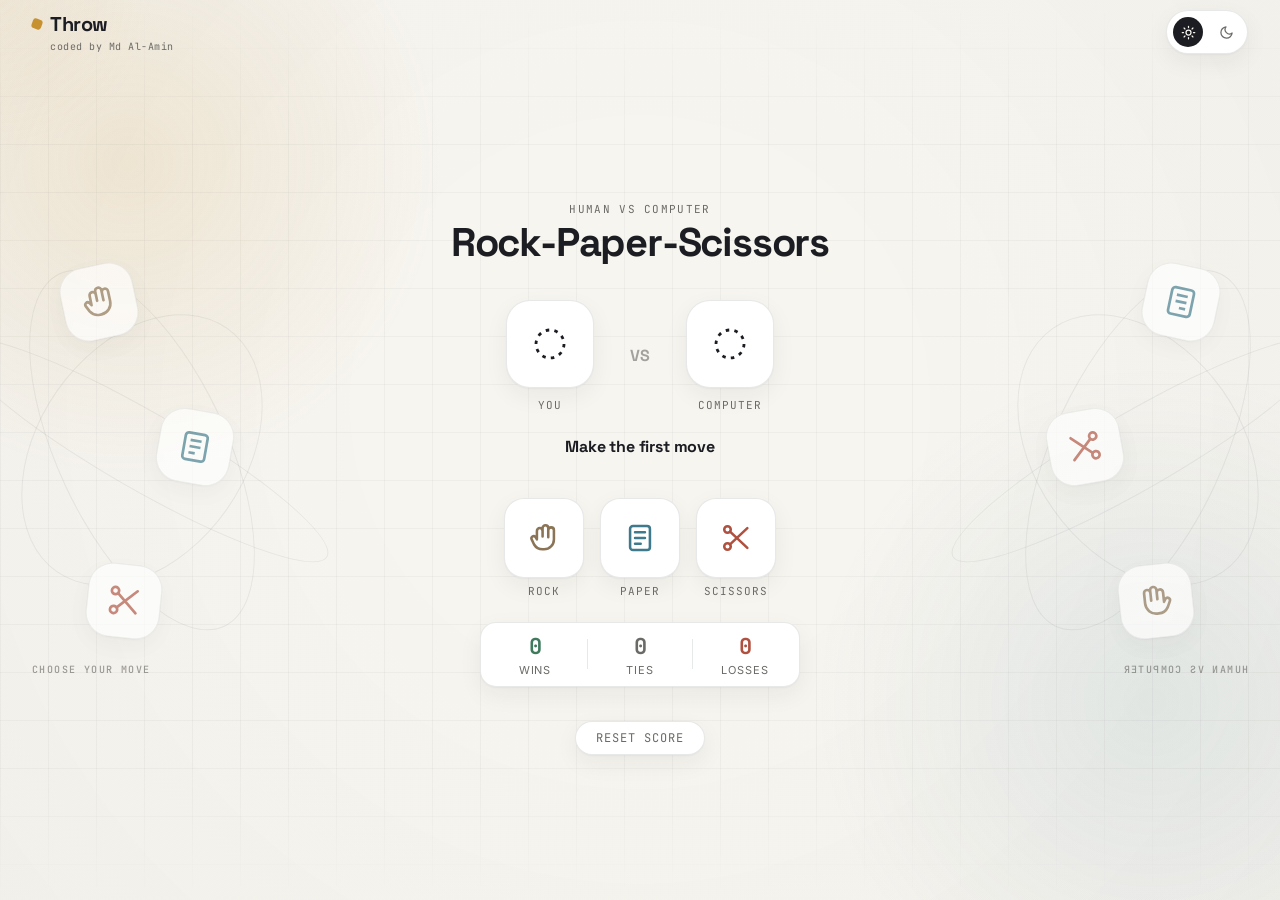
<file: Rock-Paper-Scissors/index.html>
<!DOCTYPE html>
<html lang="en" data-theme="light">
<head>
<meta charset="UTF-8">
<meta name="viewport" content="width=device-width, initial-scale=1.0">
<title>Rock-Paper-Scissors</title>
<link rel="stylesheet" href="style.css" />
</head>

<body>
<div class="mouse-glow" id="mouse-glow"></div>

<div class="side-art left" aria-hidden="true">
  <div class="orbit"></div>
  <div class="orb one">
    <svg viewBox="0 0 24 24" fill="none" stroke="var(--rock)" stroke-width="1.7" stroke-linecap="round" stroke-linejoin="round">
      <path d="M7 12.5V7a2 2 0 1 1 4 0v4M11 11V5a2 2 0 1 1 4 0v6M15 11.5V6.5a2 2 0 1 1 4 0V13a7 7 0 0 1-7 7h-1a7 7 0 0 1-6-3.4L3.3 13a1.6 1.6 0 0 1 2.6-1.8L7 13"/>
    </svg>
  </div>
  <div class="orb two">
    <svg viewBox="0 0 24 24" fill="none" stroke="var(--paper)" stroke-width="1.7">
      <rect x="5" y="3.5" width="14" height="17" rx="2"/>
      <path d="M8.5 8h7M8.5 12h7M8.5 16h4"/>
    </svg>
  </div>
  <div class="orb three">
    <svg viewBox="0 0 24 24" fill="none" stroke="var(--scissors)" stroke-width="1.7" stroke-linecap="round">
      <circle cx="6" cy="6" r="2.3"/><circle cx="6" cy="18" r="2.3"/>
      <path d="M7.8 7.5 20 19M7.8 16.5 20 5"/>
    </svg>
  </div>
  <div class="side-caption">choose your move</div>
</div>

<div class="side-art right" aria-hidden="true">
  <div class="orbit"></div>
  <div class="orb one">
    <svg viewBox="0 0 24 24" fill="none" stroke="var(--paper)" stroke-width="1.7">
      <rect x="5" y="3.5" width="14" height="17" rx="2"/>
      <path d="M8.5 8h7M8.5 12h7M8.5 16h4"/>
    </svg>
  </div>
  <div class="orb two">
    <svg viewBox="0 0 24 24" fill="none" stroke="var(--scissors)" stroke-width="1.7" stroke-linecap="round">
      <circle cx="6" cy="6" r="2.3"/><circle cx="6" cy="18" r="2.3"/>
      <path d="M7.8 7.5 20 19M7.8 16.5 20 5"/>
    </svg>
  </div>
  <div class="orb three">
    <svg viewBox="0 0 24 24" fill="none" stroke="var(--rock)" stroke-width="1.7" stroke-linecap="round" stroke-linejoin="round">
      <path d="M7 12.5V7a2 2 0 1 1 4 0v4M11 11V5a2 2 0 1 1 4 0v6M15 11.5V6.5a2 2 0 1 1 4 0V13a7 7 0 0 1-7 7h-1a7 7 0 0 1-6-3.4L3.3 13a1.6 1.6 0 0 1 2.6-1.8L7 13"/>
    </svg>
  </div>
  <div class="side-caption">human vs computer</div>
</div>

<div class="topbar">
  <div class="brand-wrap">
    <div class="brand"><span class="mark"></span>Throw</div>
    <a href="https://github.com/itismdalamin" target="_blank" rel="noopener" class="credit">coded by Md Al-Amin</a>
  </div>
  <div class="theme-toggle" role="group" aria-label="Theme switch">
    <button id="btn-light" class="active" aria-label="Light theme">
      <svg viewBox="0 0 24 24" fill="none" stroke="currentColor" stroke-width="2" stroke-linecap="round"><circle cx="12" cy="12" r="4"/><path d="M12 2v2M12 20v2M4.9 4.9l1.4 1.4M17.7 17.7l1.4 1.4M2 12h2M20 12h2M4.9 19.1l1.4-1.4M17.7 6.3l1.4-1.4"/></svg>
    </button>
    <button id="btn-dark" aria-label="Dark theme">
      <svg viewBox="0 0 24 24" fill="none" stroke="currentColor" stroke-width="2" stroke-linecap="round" stroke-linejoin="round"><path d="M21 12.8A9 9 0 1 1 11.2 3a7 7 0 0 0 9.8 9.8z"/></svg>
    </button>
  </div>
</div>

<main>
  <div class="title-block">
    <div class="eyebrow">Human vs Computer</div>
    <h1>Rock-Paper-Scissors</h1>
  </div>

  <div class="arena">
    <div class="duel" id="duel">
      <div class="duel-side">
        <div class="duel-icon-wrap" id="you-icon">
          <svg viewBox="0 0 24 24" fill="none" stroke="currentColor" stroke-width="1.6"><circle cx="12" cy="12" r="8" stroke-dasharray="2 3"/></svg>
        </div>
        <div class="duel-tag">You</div>
      </div>
      <div class="vs">VS</div>
      <div class="duel-side">
        <div class="duel-icon-wrap" id="cpu-icon">
          <svg viewBox="0 0 24 24" fill="none" stroke="currentColor" stroke-width="1.6"><circle cx="12" cy="12" r="8" stroke-dasharray="2 3"/></svg>
        </div>
        <div class="duel-tag">Computer</div>
      </div>
    </div>
  </div>

  <div class="result-banner" id="result-banner">Make the first move</div>

  <div class="choices">
    <div class="choice-item">
      <button class="choice-btn" data-choice="rock" aria-label="Play rock">
        <svg viewBox="0 0 24 24" fill="none" stroke="var(--rock)" stroke-width="1.8" stroke-linecap="round" stroke-linejoin="round">
          <path d="M7 12.5V7a2 2 0 1 1 4 0v4M11 11V5a2 2 0 1 1 4 0v6M15 11.5V6.5a2 2 0 1 1 4 0V13a7 7 0 0 1-7 7h-1a7 7 0 0 1-6-3.4L3.3 13a1.6 1.6 0 0 1 2.6-1.8L7 13"/>
        </svg>
      </button>
      <span class="choice-label">Rock</span>
    </div>
    <div class="choice-item">
      <button class="choice-btn" data-choice="paper" aria-label="Play paper">
        <svg viewBox="0 0 24 24" fill="none" stroke="var(--paper)" stroke-width="1.8" stroke-linecap="round" stroke-linejoin="round">
          <rect x="5" y="3.5" width="14" height="17" rx="2"/>
          <path d="M8.5 8h7M8.5 12h7M8.5 16h4"/>
        </svg>
      </button>
      <span class="choice-label">Paper</span>
    </div>
    <div class="choice-item">
      <button class="choice-btn" data-choice="scissors" aria-label="Play scissors">
        <svg viewBox="0 0 24 24" fill="none" stroke="var(--scissors)" stroke-width="1.8" stroke-linecap="round" stroke-linejoin="round">
          <circle cx="6" cy="6" r="2.3"/><circle cx="6" cy="18" r="2.3"/>
          <path d="M7.8 7.5 20 19M7.8 16.5 20 5"/>
        </svg>
      </button>
      <span class="choice-label">Scissors</span>
    </div>
  </div>

  <div class="scoreboard">
    <div class="score-item" id="score-win">
      <div class="score-num">0</div>
      <div class="score-label">Wins</div>
    </div>
    <div class="score-divider"></div>
    <div class="score-item">
      <div class="score-num" id="tie-num" style="color:var(--tie)">0</div>
      <div class="score-label">Ties</div>
    </div>
    <div class="score-divider"></div>
    <div class="score-item" id="score-lose">
      <div class="score-num">0</div>
      <div class="score-label">Losses</div>
    </div>
  </div>

  <div class="footer-row">
    <button class="reset-btn" id="reset-btn">Reset score</button>
  </div>
</main>

<script src="script.js"></script>

</body>
</html>
</file>
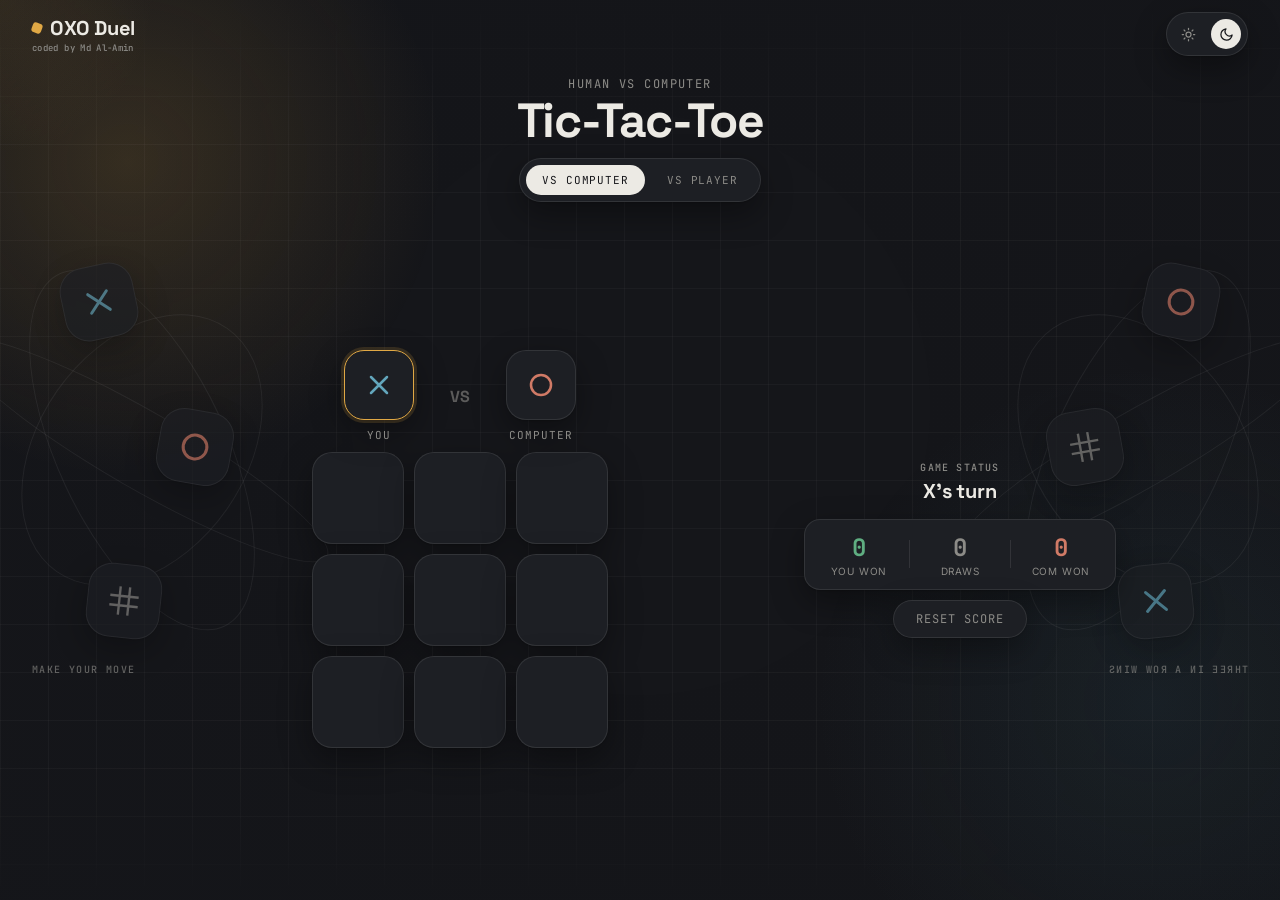
<file: TicTacToe/index.html>
<!DOCTYPE html>
<html lang="en" data-theme="dark">
<head>
<meta charset="UTF-8">
<meta name="viewport" content="width=device-width, initial-scale=1.0">
<title>Tic Tac Toe</title>
<link rel="stylesheet" href="style.css" />
</head>

<body>

<div class="mouse-glow" id="mouse-glow"></div>

<div class="side-art left" aria-hidden="true">
  <div class="orbit"></div>
  <div class="orb one">
    <svg viewBox="0 0 24 24" fill="none" stroke="var(--x)" stroke-width="1.9" stroke-linecap="round"><path d="M6 6l12 12M18 6L6 18"/></svg>
  </div>
  <div class="orb two">
    <svg viewBox="0 0 24 24" fill="none" stroke="var(--o)" stroke-width="1.9"><circle cx="12" cy="12" r="7.5"/></svg>
  </div>
  <div class="orb three">
    <svg viewBox="0 0 24 24" fill="none" stroke="var(--ink-soft)" stroke-width="1.5"><path d="M9 3v18M15 3v18M3 9h18M3 15h18"/></svg>
  </div>
  <div class="side-caption">make your move</div>
</div>

<div class="side-art right" aria-hidden="true">
  <div class="orbit"></div>
  <div class="orb one">
    <svg viewBox="0 0 24 24" fill="none" stroke="var(--o)" stroke-width="1.9"><circle cx="12" cy="12" r="7.5"/></svg>
  </div>
  <div class="orb two">
    <svg viewBox="0 0 24 24" fill="none" stroke="var(--ink-soft)" stroke-width="1.5"><path d="M9 3v18M15 3v18M3 9h18M3 15h18"/></svg>
  </div>
  <div class="orb three">
    <svg viewBox="0 0 24 24" fill="none" stroke="var(--x)" stroke-width="1.9" stroke-linecap="round"><path d="M6 6l12 12M18 6L6 18"/></svg>
  </div>
  <div class="side-caption">three in a row wins</div>
</div>

<div class="topbar">
  <div class="brand-wrap"><div class="brand"><span class="mark"></span>OXO Duel</div><a class="credit" href="https://github.com/itismdalamin" target="_blank" rel="noopener">coded by Md Al-Amin</a></div>
  <div class="theme-toggle" role="group" aria-label="Theme switch">
    <button id="btn-light" aria-label="Light theme">
      <svg viewBox="0 0 24 24" fill="none" stroke="currentColor" stroke-width="2" stroke-linecap="round"><circle cx="12" cy="12" r="4"/><path d="M12 2v2M12 20v2M4.9 4.9l1.4 1.4M17.7 17.7l1.4 1.4M2 12h2M20 12h2M4.9 19.1l1.4-1.4M17.7 6.3l1.4-1.4"/></svg>
    </button>
    <button id="btn-dark" class="active" aria-label="Dark theme">
      <svg viewBox="0 0 24 24" fill="none" stroke="currentColor" stroke-width="2" stroke-linecap="round" stroke-linejoin="round"><path d="M21 12.8A9 9 0 1 1 11.2 3a7 7 0 0 0 9.8 9.8z"/></svg>
    </button>
  </div>
</div>

<main>
  <div class="title-block">
    <div class="eyebrow" id="eyebrow">Human VS Computer</div>
    <h1>Tic-Tac-Toe</h1>
  </div>

  <div class="mode-toggle" role="group" aria-label="Game mode">
    <button id="btn-vs-computer" class="active" data-mode="computer">Vs Computer</button>
    <button id="btn-vs-player" data-mode="player">Vs Player</button>
  </div>

  <div class="game-layout">
    <section class="play-panel">
      <div class="arena">
        <div class="duel" id="duel">
          <div class="duel-side">
            <div class="duel-icon-wrap active" id="p1-icon">
              <svg viewBox="0 0 24 24" fill="none" stroke="var(--x)" stroke-width="1.9" stroke-linecap="round"><path d="M6 6l12 12M18 6L6 18"/></svg>
            </div>
            <div class="duel-tag" id="p1-tag">You</div>
          </div>
          <div class="vs">VS</div>
          <div class="duel-side">
            <div class="duel-icon-wrap" id="p2-icon">
              <svg viewBox="0 0 24 24" fill="none" stroke="var(--o)" stroke-width="1.9"><circle cx="12" cy="12" r="7.5"/></svg>
            </div>
            <div class="duel-tag" id="p2-tag">Computer</div>
          </div>
        </div>
      </div>

      <div class="result-banner" id="result-banner">X's turn</div>

      <div class="board" id="board">
        <button class="cell" data-cell="0" aria-label="Cell 1"></button>
        <button class="cell" data-cell="1" aria-label="Cell 2"></button>
        <button class="cell" data-cell="2" aria-label="Cell 3"></button>
        <button class="cell" data-cell="3" aria-label="Cell 4"></button>
        <button class="cell" data-cell="4" aria-label="Cell 5"></button>
        <button class="cell" data-cell="5" aria-label="Cell 6"></button>
        <button class="cell" data-cell="6" aria-label="Cell 7"></button>
        <button class="cell" data-cell="7" aria-label="Cell 8"></button>
        <button class="cell" data-cell="8" aria-label="Cell 9"></button>
      </div>
    </section>

    <aside class="side-panel">
      <div class="result-card">
        <div class="panel-label">Game status</div>
        <div class="result-banner" id="result-banner-mobile">X's turn</div>
      </div>
        
    <div class="scoreboard">
      <div class="score-item" id="score-x">
        <div class="score-num">0</div>
        <div class="score-label" id="label-x">You Won</div>
      </div>
      <div class="score-divider"></div>
      <div class="score-item">
        <div class="score-num" id="draw-num" style="color:var(--tie)">0</div>
        <div class="score-label">Draws</div>
      </div>
      <div class="score-divider"></div>
      <div class="score-item" id="score-o">
        <div class="score-num">0</div>
        <div class="score-label" id="label-o">COM Won</div>
      </div>
    </div>
    
      <button class="reset-btn" id="reset-btn">Reset score</button>
    </aside>
  </div>
</main>

<script src="script.js"></script>
</body>
</html>
</file>
<file: Rock-Paper-Scissors/style.css>
@import url('https://fonts.googleapis.com/css2?family=Space+Grotesk:wght@500;700&family=Inter:wght@400;500;600&family=JetBrains+Mono:wght@500;700&display=swap');

:root{
  --bg: #F7F5F0;
  --bg-elevated: #FFFFFF;
  --ink: #1B1D22;
  --ink-soft: #6B6A66;
  --line: rgba(27,29,34,0.10);
  --brass: #C8912F;
  --brass-soft: rgba(200,145,47,0.14);
  --rock: #8B7355;
  --paper: #3E7A8C;
  --scissors: #B0503F;
  --win: #3E7A5C;
  --lose: #B0503F;
  --tie: #6B6A66;
  --shadow: 0 1px 2px rgba(27,29,34,0.04), 0 8px 24px rgba(27,29,34,0.06);
}

html[data-theme="dark"]{
  --bg: #15161A;
  --bg-elevated: #1D1F24;
  --ink: #ECEAE4;
  --ink-soft: #8C8B87;
  --line: rgba(236,234,228,0.10);
  --brass: #E0A845;
  --brass-soft: rgba(224,168,69,0.16);
  --rock: #A08768;
  --paper: #63A6BC;
  --scissors: #D07A66;
  --win: #5FAE81;
  --lose: #D07A66;
  --tie: #8C8B87;
  --shadow: 0 1px 2px rgba(0,0,0,0.2), 0 12px 32px rgba(0,0,0,0.35);
}

*{ margin:0; padding:0; box-sizing:border-box; }

body{
  position:relative;
  isolation:isolate;
}

body::before{
  content:"";
  position:fixed;
  inset:0;
  z-index:-3;
  pointer-events:none;
  background:
    radial-gradient(circle at 10% 18%, var(--brass-soft), transparent 23%),
    radial-gradient(circle at 90% 78%, rgba(62,122,140,0.10), transparent 25%),
    radial-gradient(circle at 50% 45%, transparent 30%, rgba(27,29,34,0.025) 100%);
}

body::after{
  content:"";
  position:fixed;
  inset:0;
  z-index:-2;
  pointer-events:none;
  opacity:.35;
  background-image:
    linear-gradient(var(--line) 1px, transparent 1px),
    linear-gradient(90deg, var(--line) 1px, transparent 1px);
  background-size:48px 48px;
  mask-image:linear-gradient(to bottom, transparent, black 15%, black 85%, transparent);
}

.side-art{
  position:fixed;
  z-index:-1;
  top:50%;
  width:220px;
  height:460px;
  transform:translateY(-50%);
  pointer-events:none;
  opacity:.65;
}
.side-art.left{left:2.5vw;}
.side-art.right{right:2.5vw; transform:translateY(-50%) scaleX(-1);}

.side-art .orbit{
  position:absolute;
  inset:35px 25px;
  border:1px solid var(--line);
  border-radius:50%;
  transform:rotate(-25deg);
}
.side-art .orbit::before,
.side-art .orbit::after{
  content:"";
  position:absolute;
  border:1px solid var(--line);
  border-radius:50%;
}
.side-art .orbit::before{inset:45px -20px; transform:rotate(60deg);}
.side-art .orbit::after{inset:-20px 45px; transform:rotate(-35deg);}

.side-art .orb{
  position:absolute;
  width:74px;
  height:74px;
  border-radius:24px;
  border:1px solid var(--line);
  background:var(--bg-elevated);
  box-shadow:var(--shadow);
  display:grid;
  place-items:center;
}
.side-art .orb svg{width:38px;height:38px;}
.side-art .orb.one{top:45px;left:30px;transform:rotate(-12deg);}
.side-art .orb.two{top:190px;right:20px;transform:rotate(10deg);}
.side-art .orb.three{bottom:42px;left:55px;transform:rotate(6deg);}

.side-caption{
  position:absolute;
  bottom:4px;
  left:0;
  font:500 10px 'JetBrains Mono',monospace;
  letter-spacing:.14em;
  text-transform:uppercase;
  color:var(--ink-soft);
}

main{
  max-width:1000px;
  min-height:calc(100vh - 92px);
  padding:4px 24px 20px;
  justify-content:center;
}

.topbar{padding:20px 36px;}

h1{
  font-size:clamp(32px,4.6vw,52px);
  margin-top:4px;
}

.arena{
  margin-top:24px;
  max-width:560px;
  min-height:150px;
}

.duel-icon-wrap{
  width:104px;
  height:104px;
  border-radius:26px;
}

.result-banner{
  margin-top:12px;
  min-height:26px;
}

.scoreboard{
  margin-top:12px;
  padding:10px 22px;
}

.choices{
  margin-top:28px;
}

.footer-row{
  margin-top:22px;
}

.choice-btn{
  width:88px;
  height:88px;
}

.mouse-glow{
  position:fixed;
  z-index:-1;
  width:320px;
  height:320px;
  border-radius:50%;
  pointer-events:none;
  transform:translate(-50%,-50%);
  background:radial-gradient(circle, var(--brass-soft), transparent 68%);
  opacity:.55;
  transition:opacity .25s ease;
}

@media (max-width:1100px){
  .side-art{opacity:.28; transform:translateY(-50%) scale(.82);}
  .side-art.right{transform:translateY(-50%) scaleX(-1) scale(.82);}
}

@media (max-width:700px){
  .side-art{display:none;}
}

html, body{ height:100%; }

body{
  font-family:'Inter', sans-serif;
  background:var(--bg);
  color:var(--ink);
  height:100vh;
  height:100dvh;
  display:flex;
  flex-direction:column;
  transition: background 0.4s ease, color 0.4s ease;
  overflow:hidden;
}

.topbar{
  display:flex;
  justify-content:space-between;
  align-items:center;
  padding: 10px 32px;
  flex-shrink:0;
  }

.brand{
  font-family:'Space Grotesk', sans-serif;
  font-weight:700;
  font-size:20px;
  letter-spacing:-0.02em;
  display:flex;
  align-items:center;
  gap:8px;
}

.brand .mark{
  width:10px; height:10px;
  border-radius:3px;
  background:var(--brass);
  transform: rotate(20deg);
  display:inline-block;
}

.brand-wrap{
  display:flex;
  flex-direction:column;
  align-items:flex-start;
  gap:3px;
}

.credit{
  font-family:'JetBrains Mono', monospace;
  font-size:10px;
  letter-spacing:0.05em;
  color:var(--ink-soft);
  text-decoration:none;
  padding-left:18px;
  transition: color 0.2s ease;
}

.credit:hover{ color:var(--brass); text-decoration:underline; }
.theme-toggle{
  display:flex;
  align-items:center;
  gap:8px;
  background:var(--bg-elevated);
  border:1px solid var(--line);
  padding:6px;
  border-radius:999px;
  cursor:pointer;
  box-shadow: var(--shadow);
}

.theme-toggle button{
  all:unset;
  width:30px; height:30px;
  border-radius:999px;
  display:flex; align-items:center; justify-content:center;
  cursor:pointer;
  color:var(--ink-soft);
  transition: background 0.25s ease, color 0.25s ease;
}

.theme-toggle button.active{
  background:var(--ink);
  color:var(--bg);
}

.theme-toggle svg{ width:15px; height:15px; }

main{
  max-width: 860px;
  width:100%;
  margin: 0 auto;
  padding: 2px 24px 10px;
  display:flex;
  flex:1 1 auto;
  min-height:0;
  flex-direction:column;
  align-items:center;
  justify-content:center;
  text-align:center;
  overflow:hidden;
  gap:12px;
}

.title-block{
  display:flex;
  flex-direction:column;
  gap:2px;
}

.eyebrow{
  font-family:'JetBrains Mono', monospace;
  font-size:11px;
  letter-spacing:0.12em;
  text-transform:uppercase;
  color:var(--ink-soft);
}

h1{
  font-family:'Space Grotesk', sans-serif;
  font-size: clamp(26px, 4.4vw, 40px);
  font-weight:700;
  letter-spacing:-0.03em;
  line-height:1.05;
}

.scoreboard{
  display:flex;
  align-items:center;
  gap:20px;
  background:var(--bg-elevated);
  border:1px solid var(--line);
  border-radius:16px;
  padding: 9px 22px;
  box-shadow: var(--shadow);
}

.score-item{ text-align:center; min-width:64px; }
.score-num{
  font-family:'JetBrains Mono', monospace;
  font-size:22px;
  font-weight:700;
}

.score-label{
  font-size:11px;
  color:var(--ink-soft);
  letter-spacing:0.08em;
  text-transform:uppercase;
  margin-top:2px;
}

.score-divider{ width:1px; height:30px; background:var(--line); }
#score-win .score-num{ color:var(--win); }
#score-lose .score-num{ color:var(--lose); }
.arena{
  width:100%;
  max-width:520px;
  min-height:0;
  display:flex;
  align-items:center;
  justify-content:center;
  position:relative;
}

.duel{
  display:flex;
  align-items:center;
  justify-content:center;
  gap: 36px;
  width:100%;
}

.duel-side{
  display:flex;
  flex-direction:column;
  align-items:center;
  gap:10px;
}

.duel-icon-wrap{
  width:88px; height:88px;
  border-radius:24px;
  background:var(--bg-elevated);
  border:1px solid var(--line);
  display:flex; align-items:center; justify-content:center;
  box-shadow:var(--shadow);
  transition: transform 0.25s ease, border-color 0.25s ease;
}

.duel-icon-wrap svg{ width:42px; height:42px; }
.duel-tag{
  font-family:'JetBrains Mono', monospace;
  font-size:11px;
  letter-spacing:0.08em;
  text-transform:uppercase;
  color:var(--ink-soft);
}

.vs{
  font-family:'Space Grotesk', sans-serif;
  font-weight:700;
  font-size:16px;
  color:var(--ink-soft);
  opacity:0.6;
}

.clash-shake{ animation: shake 0.4s ease; }
@keyframes shake{
  0%,100%{ transform:translateX(0); }
  20%{ transform:translateX(-6px) rotate(-3deg); }
  40%{ transform:translateX(6px) rotate(3deg); }
  60%{ transform:translateX(-4px) rotate(-2deg); }
  80%{ transform:translateX(4px) rotate(2deg); }
}

.result-banner{
  font-family:'Space Grotesk', sans-serif;
  font-weight:700;
  font-size: 16px;
  min-height: 22px;
  letter-spacing:-0.01em;
}

.result-banner.win{ color:var(--win); }
.result-banner.lose{ color:var(--lose); }
.result-banner.tie{ color:var(--tie); }
.choices{
  display:flex;
  align-items:flex-start;
  gap:16px;
}

.choice-item{
  display:flex;
  flex-direction:column;
  align-items:center;
  gap:6px;
}

.choice-btn{
  all:unset;
  cursor:pointer;
  width:78px; height:78px;
  border-radius:20px;
  background:var(--bg-elevated);
  border:1.5px solid var(--line);
  display:flex;
  align-items:center;
  justify-content:center;
  box-shadow: var(--shadow);
  transition: transform 0.18s ease, border-color 0.18s ease, box-shadow 0.18s ease;
}

.choice-btn svg{ width:34px; height:34px; transition: transform 0.18s ease; }
.choice-btn:hover{ transform: translateY(-4px); }
.choice-btn:hover svg{ transform: scale(1.08); }
.choice-btn:active{ transform: translateY(-1px) scale(0.97); }
.choice-btn:focus-visible{ outline: 2px solid var(--brass); outline-offset:3px; }
.choice-btn[data-choice="rock"]:hover{ border-color: var(--rock); }
.choice-btn[data-choice="paper"]:hover{ border-color: var(--paper); }
.choice-btn[data-choice="scissors"]:hover{ border-color: var(--scissors); }
.choice-label{
  font-family:'JetBrains Mono', monospace;
  font-size:11px;
  letter-spacing:0.08em;
  text-transform:uppercase;
  color:var(--ink-soft);
}

.footer-row{
  display:flex;
  align-items:center;
  gap:18px;
}

.reset-btn{
  all:unset;
  cursor:pointer;
  font-family:'JetBrains Mono', monospace;
  font-size:12px;
  letter-spacing:0.08em;
  text-transform:uppercase;
  color:var(--ink-soft);
  background:var(--bg-elevated);
  border:1.5px solid var(--line);
  border-radius:999px;
  padding:8px 20px;
  box-shadow:var(--shadow);
  transition: color 0.2s ease, border-color 0.2s ease, transform 0.18s ease, box-shadow 0.18s ease;
}

.reset-btn:hover{ color:var(--ink); border-color:var(--brass); transform:translateY(-2px); }
.reset-btn:active{ transform:translateY(0) scale(0.97); }
.reset-btn:focus-visible{ outline:2px solid var(--brass); outline-offset:3px; }
@media (max-width:700px){
  .topbar{ padding: 12px 20px; }
  main{ padding: 4px 16px 10px; gap:16px; }
  .arena{ min-height:0; }
  .scoreboard{ padding:10px 18px; gap:16px; }
  .result-banner{ min-height:24px; }
  .duel-icon-wrap{ width:86px; height:86px; }
  .duel-icon-wrap svg{ width:40px; height:40px; }
  .choice-btn{ width:78px; height:78px; }
}

@media (max-width:480px){
  .duel{ gap:18px; }
  .duel-icon-wrap{ width:84px; height:84px; }
  .duel-icon-wrap svg{ width:40px; height:40px; }
  .choices{ gap:12px; }
  .choice-btn{ width:80px; height:80px; }
  .topbar{ padding: 12px 16px; }
}

@media (max-height:680px){
  .topbar{ padding:10px 24px; }
  main{ padding:2px 24px 8px; gap:14px; }
  .scoreboard{ padding:8px 20px; }
  .result-banner{ min-height:22px; }
}

@media (max-height:560px){
  main{ gap:10px; }
  .duel-icon-wrap{ width:70px; height:70px; }
  .duel-icon-wrap svg{ width:32px; height:32px; }
  .choice-btn{ width:64px; height:64px; }
  .choice-btn svg{ width:32px; height:32px; }
  h1{ font-size:clamp(26px,6vw,40px); }
}

@media (prefers-reduced-motion: reduce){
  *{ animation-duration: 0.01ms !important; transition-duration: 0.01ms !important; }
}
</file>
<file: TicTacToe/style.css>
@import url('https://fonts.googleapis.com/css2?family=Space+Grotesk:wght@500;700&family=Inter:wght@400;500;600&family=JetBrains+Mono:wght@500;700&display=swap');

:root{
  --bg: #F7F5F0;
  --bg-elevated: #FFFFFF;
  --ink: #1B1D22;
  --ink-soft: #6B6A66;
  --line: rgba(27,29,34,0.10);
  --brass: #C8912F;
  --brass-soft: rgba(200,145,47,0.14);
  --x: #3E7A8C;
  --o: #B0503F;
  --win: #3E7A5C;
  --lose: #B0503F;
  --tie: #6B6A66;
  --shadow: 0 1px 2px rgba(27,29,34,0.04), 0 8px 24px rgba(27,29,34,0.06);
}

html[data-theme="dark"]{
  --bg: #15161A;
  --bg-elevated: #1D1F24;
  --ink: #ECEAE4;
  --ink-soft: #8C8B87;
  --line: rgba(236,234,228,0.10);
  --brass: #E0A845;
  --brass-soft: rgba(224,168,69,0.16);
  --x: #63A6BC;
  --o: #D07A66;
  --win: #5FAE81;
  --lose: #D07A66;
  --tie: #8C8B87;
  --shadow: 0 1px 2px rgba(0,0,0,0.2), 0 12px 32px rgba(0,0,0,0.35);
}

*{ margin:0; padding:0; box-sizing:border-box; }
body{
  position:relative;
  isolation:isolate;
}

body::before{
  content:"";
  position:fixed;
  inset:0;
  z-index:-3;
  pointer-events:none;
  background:
    radial-gradient(circle at 10% 18%, var(--brass-soft), transparent 23%),
    radial-gradient(circle at 90% 78%, rgba(62,122,140,0.10), transparent 25%),
    radial-gradient(circle at 50% 45%, transparent 30%, rgba(27,29,34,0.025) 100%);
}

body::after{
  content:"";
  position:fixed;
  inset:0;
  z-index:-2;
  pointer-events:none;
  opacity:.35;
  background-image:
    linear-gradient(var(--line) 1px, transparent 1px),
    linear-gradient(90deg, var(--line) 1px, transparent 1px);
  background-size:48px 48px;
  mask-image:linear-gradient(to bottom, transparent, black 15%, black 85%, transparent);
}

.side-art{
  position:fixed;
  z-index:-1;
  top:50%;
  width:220px;
  height:460px;
  transform:translateY(-50%);
  pointer-events:none;
  opacity:.65;
}

.side-art.left{left:2.5vw;}
.side-art.right{right:2.5vw; transform:translateY(-50%) scaleX(-1);}
.side-art .orbit{
  position:absolute;
  inset:35px 25px;
  border:1px solid var(--line);
  border-radius:50%;
  transform:rotate(-25deg);
}

.side-art .orbit::before,
.side-art .orbit::after{
  content:"";
  position:absolute;
  border:1px solid var(--line);
  border-radius:50%;
}

.side-art .orbit::before{inset:45px -20px; transform:rotate(60deg);}
.side-art .orbit::after{inset:-20px 45px; transform:rotate(-35deg);}
.side-art .orb{
  position:absolute;
  width:74px;
  height:74px;
  border-radius:24px;
  border:1px solid var(--line);
  background:var(--bg-elevated);
  box-shadow:var(--shadow);
  display:grid;
  place-items:center;
}

.side-art .orb svg{width:38px;height:38px;}
.side-art .orb.one{top:45px;left:30px;transform:rotate(-12deg);}
.side-art .orb.two{top:190px;right:20px;transform:rotate(10deg);}
.side-art .orb.three{bottom:42px;left:55px;transform:rotate(6deg);}
.side-caption{
  position:absolute;
  bottom:4px;
  left:0;
  font:500 10px 'JetBrains Mono',monospace;
  letter-spacing:.14em;
  text-transform:uppercase;
  color:var(--ink-soft);
}

.mouse-glow{
  position:fixed;
  z-index:-1;
  width:320px;
  height:320px;
  border-radius:50%;
  pointer-events:none;
  transform:translate(-50%,-50%);
  background:radial-gradient(circle, var(--brass-soft), transparent 68%);
  opacity:.55;
  transition:opacity .25s ease;
}

@media (max-width:1100px){
  .side-art{opacity:.28; transform:translateY(-50%) scale(.82);}
  .side-art.right{transform:translateY(-50%) scaleX(-1) scale(.82);}
}

@media (max-width:700px){
  .side-art{display:none;}
}

html, body{ height:100%; }
body{
  font-family:'Inter', sans-serif;
  background:var(--bg);
  color:var(--ink);
  height:100vh;
  height:100dvh;
  display:flex;
  flex-direction:column;
  transition: background 0.4s ease, color 0.4s ease;
  overflow:hidden;
}

.topbar{
  display:flex;
  justify-content:space-between;
  align-items:center;
  padding: 12px 32px;
  flex-shrink:0;
}

.brand{
  font-family:'Space Grotesk', sans-serif;
  font-weight:700;
  font-size:20px;
  letter-spacing:-0.02em;
  display:flex;
  align-items:center;
  gap:8px;
}

.brand .mark{
  width:10px; height:10px;
  border-radius:3px;
  background:var(--brass);
  transform: rotate(20deg);
  display:inline-block;
}

.theme-toggle{
  display:flex;
  align-items:center;
  gap:8px;
  background:var(--bg-elevated);
  border:1px solid var(--line);
  padding:6px;
  border-radius:999px;
  cursor:pointer;
  box-shadow: var(--shadow);
}

.theme-toggle button{
  all:unset;
  width:30px; height:30px;
  border-radius:999px;
  display:flex; align-items:center; justify-content:center;
  cursor:pointer;
  color:var(--ink-soft);
  transition: background 0.25s ease, color 0.25s ease;
}

.theme-toggle button.active{
  background:var(--ink);
  color:var(--bg);
}

.theme-toggle svg{ width:15px; height:15px; }
main{
  max-width: 860px;
  width:100%;
  margin: 0 auto;
  padding: 6px 24px 16px;
  display:flex;
  flex:1;
  min-height:0;
  flex-direction:column;
  align-items:center;
  justify-content:space-evenly;
  text-align:center;
  overflow:hidden;
  gap:10px;
}

.title-block{
  display:flex;
  flex-direction:column;
  gap:4px;
  flex-shrink:0;
}

.eyebrow{
  font-family:'JetBrains Mono', monospace;
  font-size:12px;
  letter-spacing:0.12em;
  text-transform:uppercase;
  color:var(--ink-soft);
}

h1{
  font-family:'Space Grotesk', sans-serif;
  font-size: clamp(28px, 5vw, 48px);
  font-weight:700;
  letter-spacing:-0.03em;
  line-height:1.05;
}

.mode-toggle{
  display:flex;
  align-items:center;
  gap:6px;
  background:var(--bg-elevated);
  border:1px solid var(--line);
  padding:6px;
  border-radius:999px;
  box-shadow: var(--shadow);
  flex-shrink:0;
}

.mode-toggle button{
  all:unset;
  cursor:pointer;
  padding:8px 16px;
  border-radius:999px;
  font-family:'JetBrains Mono', monospace;
  font-size:11px;
  letter-spacing:0.08em;
  text-transform:uppercase;
  color:var(--ink-soft);
  transition: background 0.25s ease, color 0.25s ease;
}

.mode-toggle button.active{
  background:var(--ink);
  color:var(--bg);
}

.arena{
  width:100%;
  max-width:420px;
  display:flex;
  align-items:center;
  justify-content:center;
  position:relative;
}

.duel{
  display:flex;
  align-items:center;
  justify-content:center;
  gap: 36px;
  width:100%;
}

.duel-side{
  display:flex;
  flex-direction:column;
  align-items:center;
  gap:8px;
}

.duel-icon-wrap{
  width:70px; height:70px;
  border-radius:20px;
  background:var(--bg-elevated);
  border:1px solid var(--line);
  display:flex; align-items:center; justify-content:center;
  box-shadow:var(--shadow);
  transition: transform 0.25s ease, border-color 0.25s ease, box-shadow 0.25s ease;
}

.duel-icon-wrap svg{ width:32px; height:32px; }
.duel-icon-wrap.active{
  border-color:var(--brass);
  box-shadow: 0 0 0 3px var(--brass-soft), var(--shadow);
}

.duel-tag{
  font-family:'JetBrains Mono', monospace;
  font-size:11px;
  letter-spacing:0.08em;
  text-transform:uppercase;
  color:var(--ink-soft);
}

.vs{
  font-family:'Space Grotesk', sans-serif;
  font-weight:700;
  font-size:16px;
  color:var(--ink-soft);
  opacity:0.6;
}

.clash-shake{ animation: shake 0.4s ease; }
@keyframes shake{
  0%,100%{ transform:translateX(0); }
  20%{ transform:translateX(-6px) rotate(-3deg); }
  40%{ transform:translateX(6px) rotate(3deg); }
  60%{ transform:translateX(-4px) rotate(-2deg); }
  80%{ transform:translateX(4px) rotate(2deg); }
}

.result-banner{
  font-family:'Space Grotesk', sans-serif;
  font-weight:700;
  font-size: 20px;
  min-height: 26px;
  letter-spacing:-0.01em;
}

.result-banner.win{ color:var(--win); }
.result-banner.lose{ color:var(--lose); }
.result-banner.tie{ color:var(--tie); }
.board{
  display:grid;
  grid-template-columns:repeat(3,1fr);
  gap:10px;
}

.cell{
  all:unset;
  cursor:pointer;
  width:90px; height:90px;
  border-radius:20px;
  background:var(--bg-elevated);
  border:1.5px solid var(--line);
  display:flex;
  align-items:center;
  justify-content:center;
  box-shadow: var(--shadow);
  transition: transform 0.18s ease, border-color 0.18s ease, box-shadow 0.18s ease;
}

.cell svg{ width:36px; height:36px; transition: transform 0.18s ease; }
.cell:not(.filled):hover{ transform: translateY(-4px); }
.cell:not(.filled):hover svg{ transform: scale(1.08); }
.cell:not(.filled):active{ transform: translateY(-1px) scale(0.97); }
.cell:focus-visible{ outline: 2px solid var(--brass); outline-offset:3px; }
.cell.filled{ cursor:default; }
.cell.win{
  border-color:var(--win);
  box-shadow: 0 0 0 2px var(--win) inset, var(--shadow);
}

.scoreboard{
  display:flex;
  align-items:center;
  justify-content:space-around;
  gap:20px;
  background:var(--bg-elevated);
  border:1px solid var(--line);
  border-radius:16px;
  padding: 12px 24px;
  box-shadow: var(--shadow);
}

.score-item{ text-align:center; min-width:60px; }
.score-num{
  font-family:'JetBrains Mono', monospace;
  font-size:24px;
  font-weight:700;
}

.score-label{
  font-size:10px;
  color:var(--ink-soft);
  letter-spacing:0.08em;
  text-transform:uppercase;
  margin-top:2px;
}

.score-divider{ width:1px; height:28px; background:var(--line); }
#score-x .score-num{ color:var(--win); }
#score-o .score-num{ color:var(--lose); }
.reset-btn{
  all:unset;
  cursor:pointer;
  font-family:'JetBrains Mono', monospace;
  font-size:12px;
  letter-spacing:0.08em;
  text-transform:uppercase;
  color:var(--ink-soft);
  background:var(--bg-elevated);
  border:1.5px solid var(--line);
  border-radius:999px;
  padding:10px 22px;
  box-shadow:var(--shadow);
  transition: color 0.2s ease, border-color 0.2s ease, transform 0.18s ease, box-shadow 0.18s ease;
}

.reset-btn:hover{ color:var(--ink); border-color:var(--brass); transform:translateY(-2px); }
.reset-btn:active{ transform:translateY(0) scale(0.97); }
.reset-btn:focus-visible{ outline:2px solid var(--brass); outline-offset:3px; }
@media (max-width:700px){
  .topbar{ padding: 10px 16px; }
  main{ padding: 4px 16px 12px; gap:8px; }
  .duel-icon-wrap{ width:54px; height:54px; }
  .duel-icon-wrap svg{ width:26px; height:26px; }
  .duel{ gap:20px; }
  .cell{ width:100%; height:auto; aspect-ratio:1; }
  .cell svg{ width:30px; height:30px; }
  .board{ gap:8px; width:100%; }
  .scoreboard{ padding:10px 16px; gap:12px; width:100%; }
}

@media (prefers-reduced-motion: reduce){
  *{ animation-duration: 0.01ms !important; transition-duration: 0.01ms !important; }
}

.brand-wrap{display:flex;flex-direction:column;align-items:flex-start;gap:1px}
.credit{font:500 9px 'JetBrains Mono',monospace;letter-spacing:.04em;color:var(--ink-soft);text-decoration:none;transition:color .2s ease}
.credit:hover{color:var(--brass)}

.game-layout{
  width:100%;
  display:flex;
  flex-direction:column;
  align-items:center;
  justify-content:space-evenly;
  flex:1;
  min-height:0;
  gap:10px;
}

.play-panel{
  display:flex;
  flex-direction:column;
  align-items:center;
  gap:10px;
  width:100%;
}

.side-panel{
  display:flex;
  flex-direction:column;
  align-items:center;
  justify-content:center;
  gap:10px;
  width:100%;
}

.result-card{width:100%;display:flex;flex-direction:column;align-items:center;gap:4px;min-height:48px}
.panel-label{font:500 10px 'JetBrains Mono',monospace;letter-spacing:.12em;text-transform:uppercase;color:var(--ink-soft)}
.side-panel .result-banner{min-height:26px}
.play-panel .result-banner{display:none}

@media (min-width:701px){
  main{max-width:1000px;padding:8px 24px 16px;gap:12px;}
  .game-layout{
    display:grid;
    grid-template-columns:minmax(340px, 1fr) auto;
    gap:48px;
    align-items:center;
    justify-content:center;
  }
  .cell{width:min(90px, 7.5vw);height:min(90px, 7.5vw)}
  .board{gap:10px;width:auto;}
  .scoreboard{padding:12px 24px;width:auto;}
}

@media (max-width:700px){
  body{overflow:hidden;}
  .topbar{padding: 1.4dvh 16px;}
  main{padding: 0 16px 2.6dvh; gap: 1dvh; justify-content:space-evenly;}
  .title-block{display:flex; gap:2px;}
  h1{font-size:clamp(18px, 5.4dvh, 30px); line-height:1.1;}
  .eyebrow{font-size:10px;}
  .mode-toggle{display:flex;}
  .mode-toggle button{padding: 1dvh 12px; font-size:10px;}
  .game-layout{--panel-width: min(320px, 40dvh, 82vw); display:flex; flex-direction:column; justify-content:space-evenly; flex:1; min-height:0; width:100%; gap: 2.6dvh;}
  .play-panel{display:flex; flex-direction:column; gap: 0.8dvh; width:100%;}
  .arena{max-width:none; width:100%;}
  .duel{gap:16px; justify-content:space-around; width:100%;}
  .duel-icon-wrap{width: clamp(38px, 9dvh, 50px); height: clamp(38px, 9dvh, 50px); border-radius:14px;}
  .duel-icon-wrap svg{width:44%; height:44%;}
  .play-panel > .result-banner{display:block; min-height: 2.2dvh; font-size: clamp(13px, 3.2dvh, 16px);}
  .board{gap: clamp(6px, 1.3dvh, 8px); width:100%; max-width: var(--panel-width); margin:0 auto;}
  .cell{width:100%; height:auto; aspect-ratio:1; border-radius:16px;}
  .cell svg{width:32%; height:32%;}
  .side-panel{display:flex; flex-direction:column; gap: 1.4dvh; width:100%; margin-top:0;}
  .result-card{display:none;}
  .scoreboard{padding: clamp(6px, 1.4dvh, 10px) 14px; gap:10px; border-radius:12px; width:100%; max-width: var(--panel-width); margin:0 auto; box-sizing:border-box;}
  .score-num{font-size: clamp(15px, 3.2dvh, 20px);}
  .score-label{font-size:9px;}
  .reset-btn{padding: clamp(7px, 1.6dvh, 10px) 16px; font-size:10px; width:100%; max-width: var(--panel-width); margin:0 auto; text-align:center; box-sizing:border-box;}
}

@media (max-height:660px){
  main{gap:4px; padding-top:2px; padding-bottom:6px;}
  h1{font-size:20px;}
  .eyebrow{font-size:9px;}
  .mode-toggle button{padding:5px 10px; font-size:9px;}
  .duel-icon-wrap{width:42px; height:42px;}
  .duel-icon-wrap svg{width:18px; height:18px;}
  .board{max-width:260px;}
  .scoreboard{padding:6px 12px;}
  .score-num{font-size:18px;}
  .reset-btn{padding:8px 12px; font-size:9px;}
  }
</file>
